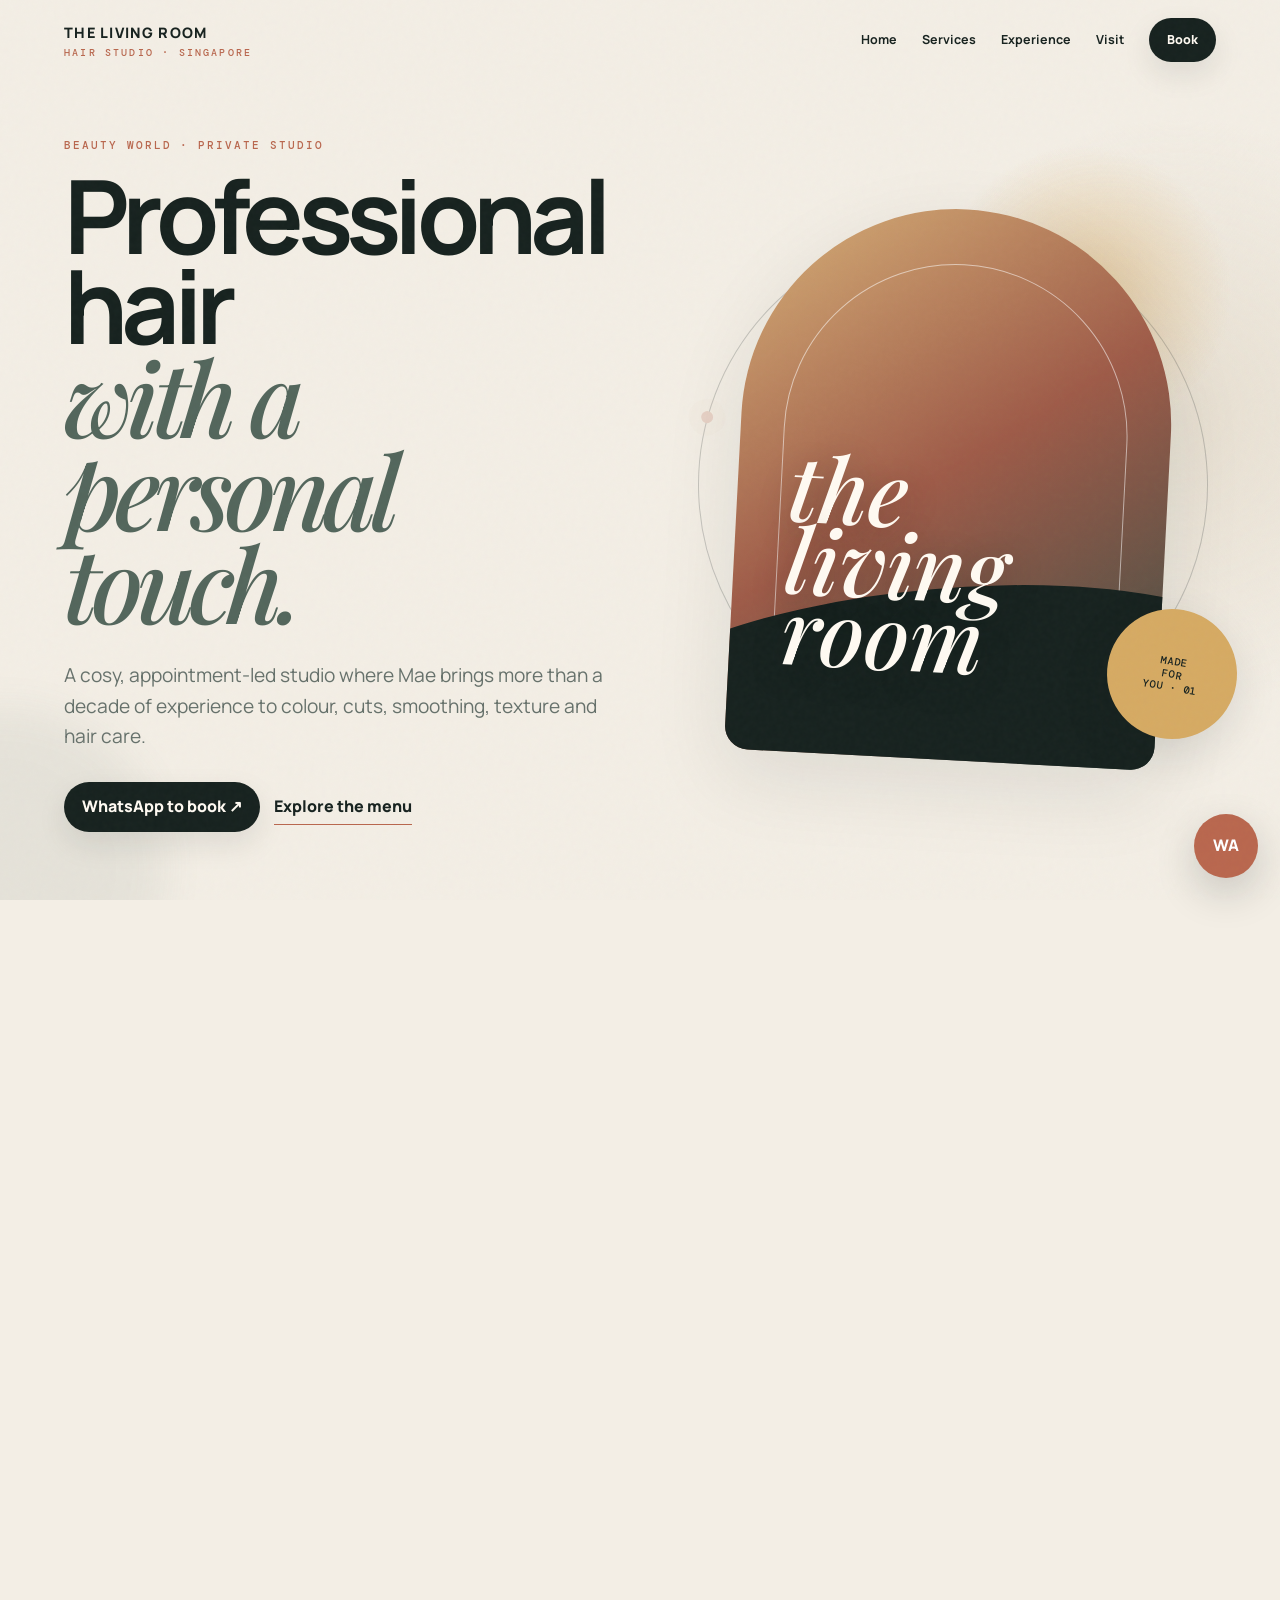
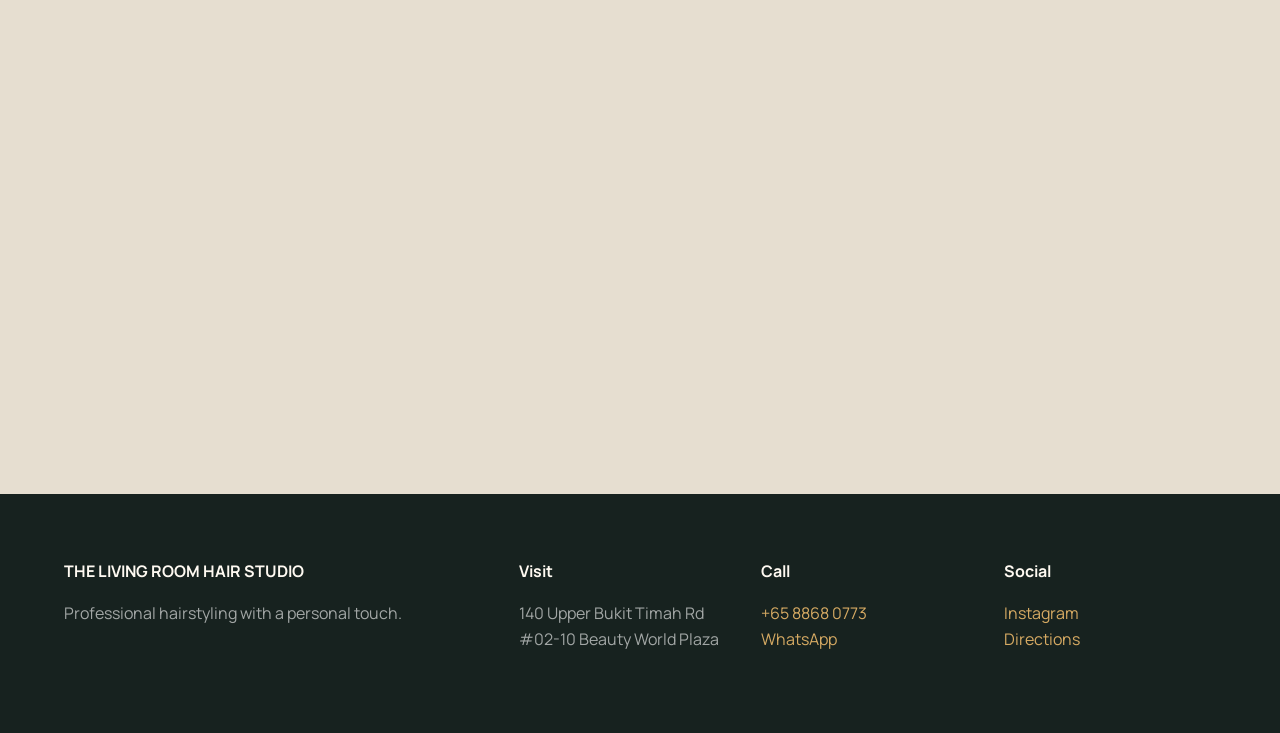
<file: index.html>
<!doctype html><html lang="en"><head><meta charset="utf-8"><meta name="viewport" content="width=device-width,initial-scale=1"><meta name="description" content="The Living Room Hair Studio — professional hairstyling with a personal touch in Beauty World, Singapore."><title>The Living Room Hair Studio — Beauty World</title><link rel="stylesheet" href="site.css"></head><body><header><a class="logo" href="index.html">THE LIVING ROOM<span>HAIR STUDIO · SINGAPORE</span></a><nav><a href="index.html">Home</a><a href="services.html">Services</a><a href="experience.html">Experience</a><a href="contact.html">Visit</a><a class="nav-cta" href="https://wa.me/6588680773?text=Hi%20Mae%2C%20I%27d%20like%20to%20book%20The%20Living%20Room%20Hair%20Studio.">Book</a></nav></header><div id="loader"><div class="loader-mark"><strong>The Living Room</strong><span>HAIR STUDIO · BEAUTY WORLD</span></div></div><main><section class="hero"><div class="reveal"><p class="eyebrow">BEAUTY WORLD · PRIVATE STUDIO</p><h1>Professional hair<br><em>with a personal touch.</em></h1><p class="lead">A cosy, appointment-led studio where Mae brings more than a decade of experience to colour, cuts, smoothing, texture and hair care.</p><div class="actions"><a class="btn magnetic" href="https://wa.me/6588680773?text=Hi%20Mae%2C%20I%27d%20like%20to%20book%20an%20appointment.">WhatsApp to book ↗</a><a class="text-link" href="services.html">Explore the menu</a></div></div><div class="hero-art reveal"><div class="orbit"></div><div class="portrait-card"><div class="art-word">the<br>living<br>room</div></div><div class="stamp">MADE<br>FOR<br>YOU · 01</div></div></section><section class="section" id="services"><div class="section-head reveal"><p class="eyebrow">THE HAIR MENU</p><h2>Colour. Cut. <em>Care.</em></h2><p class="lead">A focused menu built around personalised results rather than a one-size-fits-all appointment.</p></div><div class="service-grid"><article class="service-card tilt reveal"><span class="num">01 / COLOUR</span><h3>Balayage & Highlights</h3><p>Dimensional colour, highlights, full-head colour and grey coverage with attention to hair condition.</p><span class="arrow">↗</span></article><article class="service-card tilt reveal"><span class="num">02 / DESIGN</span><h3>Cut & Style</h3><p>Tailored cuts, blow-dry and styling shaped around texture, face shape and everyday life.</p><span class="arrow">↗</span></article><article class="service-card tilt reveal"><span class="num">03 / SMOOTH</span><h3>Keratin</h3><p>Smoothing-focused treatments for reduced frizz and easier day-to-day manageability.</p><span class="arrow">↗</span></article><article class="service-card tilt reveal"><span class="num">04 / TEXTURE</span><h3>Perm & Straightening</h3><p>Texture and permanent straightening services selected after a suitability check.</p><span class="arrow">↗</span></article></div></section><section class="section alt"><div class="manifesto"><div class="manifesto-copy reveal"><p class="eyebrow">THE DIFFERENCE</p><h2>Less rush.<br><em>More attention.</em></h2><p>The Living Room is built around the feeling of being listened to. Consultation, technique and aftercare are part of the experience—not extras.</p><a class="btn magnetic" href="experience.html">See the experience →</a></div><div class="rings reveal"><span>Mae<br>+ hair</span></div></div></section><section class="section"><div class="section-head reveal"><p class="eyebrow">FROM HELLO TO FINISH</p><h2>A better <em>appointment.</em></h2></div><div class="steps"><article class="step reveal"><b>01 · TALK</b><h3>Tell us what you want</h3><p>Send your reference, hair history and the result you have in mind.</p></article><article class="step reveal"><b>02 · ASSESS</b><h3>Check the canvas</h3><p>Hair condition, texture and previous chemical work guide the plan.</p></article><article class="step reveal"><b>03 · CREATE</b><h3>Build the result</h3><p>Technique is adjusted around your hair—not forced into a preset formula.</p></article><article class="step reveal"><b>04 · LEAVE</b><h3>Know the next step</h3><p>Leave with a wearable finish and practical maintenance guidance.</p></article></div></section><section class="section visit-band"><div class="address-art reveal"><p class="eyebrow" style="color:#d6aa63">FIND THE ROOM</p><h2>Beauty World<br>Plaza.</h2><div class="pin"></div></div><div class="reveal"><p class="eyebrow">VISIT</p><h2>Right by <em>Beauty World.</em></h2><p class="lead">140 Upper Bukit Timah Road, #02-10 Beauty World Plaza, Singapore 588176.</p><a class="btn magnetic" href="contact.html">Plan your visit →</a></div></section></main><footer><div><strong>THE LIVING ROOM HAIR STUDIO</strong><p>Professional hairstyling with a personal touch.</p></div><div><b>Visit</b><p>140 Upper Bukit Timah Rd<br>#02-10 Beauty World Plaza</p></div><div><b>Call</b><p><a href="tel:+6588680773">+65 8868 0773</a><br><a href="https://wa.me/6588680773">WhatsApp</a></p></div><div><b>Social</b><p><a href="https://www.instagram.com/livingroomhairstudio">Instagram</a><br><a href="contact.html">Directions</a></p></div></footer><a class="float" href="https://wa.me/6588680773">WA</a><script src="site.js"></script></body></html>
</file>
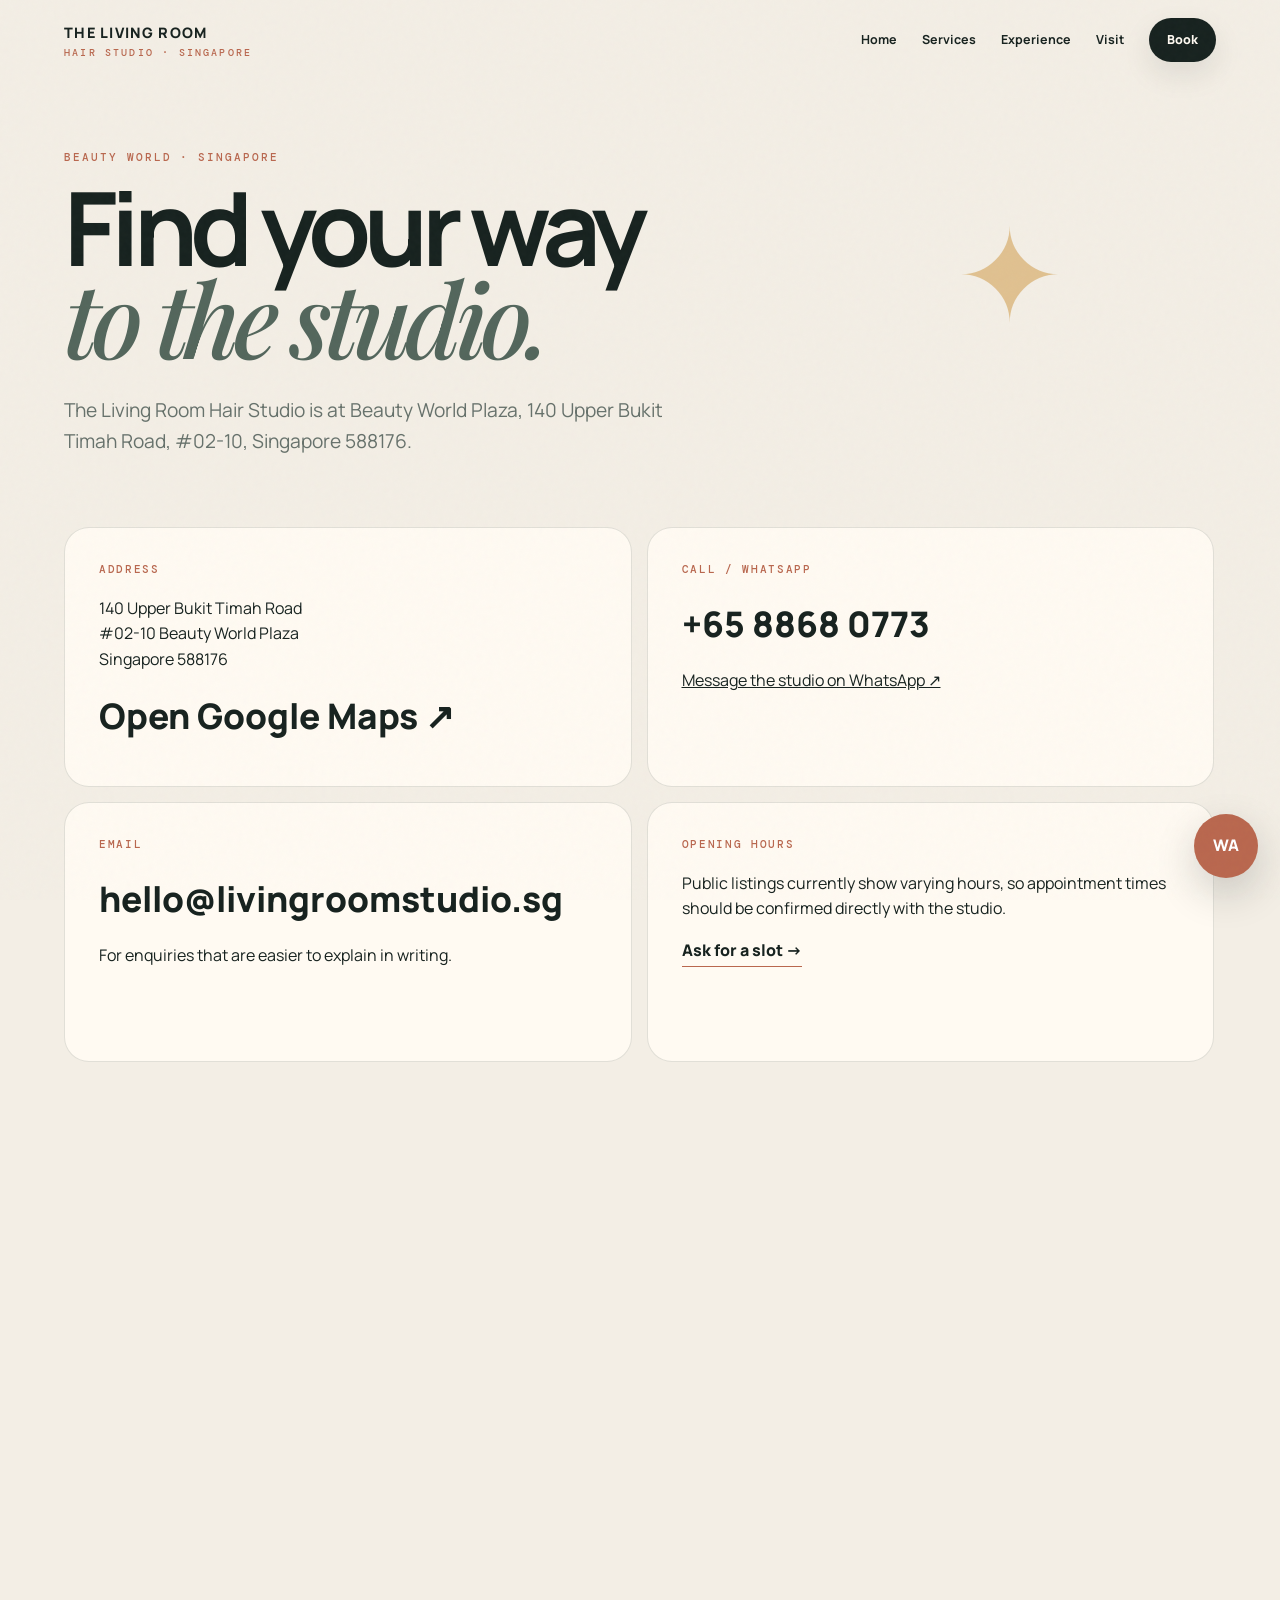
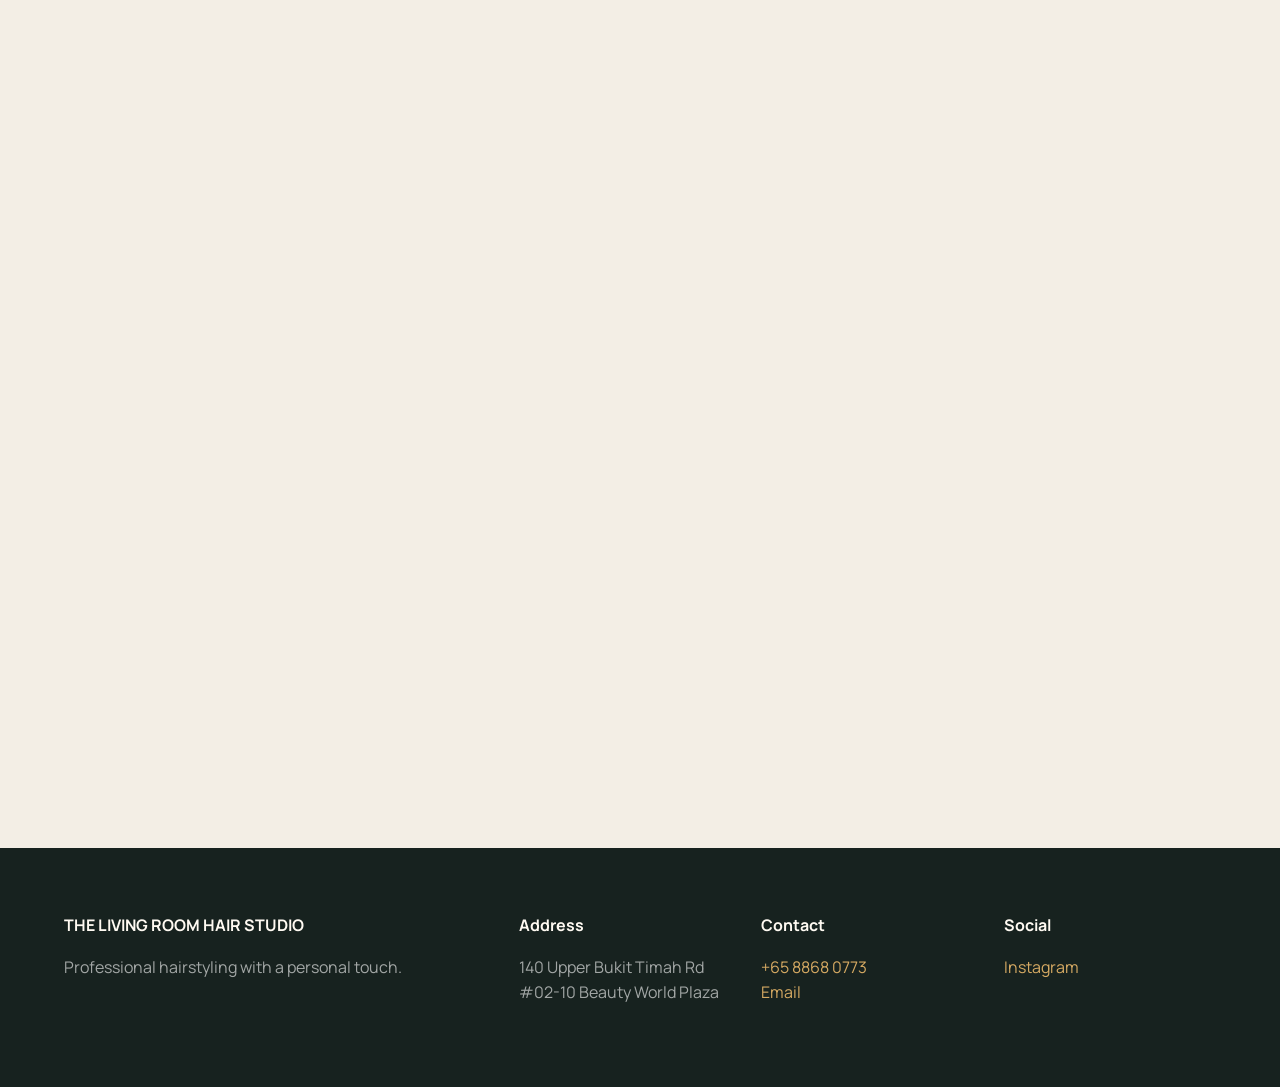
<file: contact.html>
<!doctype html><html lang="en"><head><meta charset="utf-8"><meta name="viewport" content="width=device-width,initial-scale=1"><meta name="description" content="Visit The Living Room Hair Studio at Beauty World Plaza, Singapore."><title>Visit — The Living Room Hair Studio</title><link rel="stylesheet" href="site.css"></head><body><header><a class="logo" href="index.html">THE LIVING ROOM<span>HAIR STUDIO · SINGAPORE</span></a><nav><a href="index.html">Home</a><a href="services.html">Services</a><a href="experience.html">Experience</a><a href="contact.html">Visit</a><a class="nav-cta" href="https://wa.me/6588680773?text=Hi%20Mae%2C%20I%27d%20like%20to%20book%20The%20Living%20Room%20Hair%20Studio.">Book</a></nav></header><main class="page"><div class="page-hero reveal"><p class="eyebrow">BEAUTY WORLD · SINGAPORE</p><h1>Find your way<br><em>to the studio.</em></h1><p class="lead">The Living Room Hair Studio is at Beauty World Plaza, 140 Upper Bukit Timah Road, #02-10, Singapore 588176.</p></div><div class="contact-grid"><article class="contact-card reveal"><h2>Address</h2><p>140 Upper Bukit Timah Road<br>#02-10 Beauty World Plaza<br>Singapore 588176</p><a class="big-link" href="https://www.google.com/maps/search/?api=1&query=The+Living+Room+Hair+Studio+140+Upper+Bukit+Timah+Road+Singapore+588176">Open Google Maps ↗</a></article><article class="contact-card reveal"><h2>Call / WhatsApp</h2><a class="big-link" href="tel:+6588680773">+65 8868 0773</a><p><a href="https://wa.me/6588680773">Message the studio on WhatsApp ↗</a></p></article><article class="contact-card reveal"><h2>Email</h2><a class="big-link" href="mailto:hello@livingroomstudio.sg">hello@livingroomstudio.sg</a><p>For enquiries that are easier to explain in writing.</p></article><article class="contact-card reveal"><h2>Opening hours</h2><p>Public listings currently show varying hours, so appointment times should be confirmed directly with the studio.</p><a class="text-link" href="https://wa.me/6588680773?text=Hi%20Mae%2C%20what%20appointment%20slots%20are%20available%3F">Ask for a slot →</a></article></div><section class="map-block reveal"><p class="eyebrow">LOCATION</p><h2>Beauty World Plaza</h2><iframe title="The Living Room Hair Studio location map" src="https://www.google.com/maps?q=The%20Living%20Room%20Hair%20Studio%20140%20Upper%20Bukit%20Timah%20Road%20Singapore%20588176&output=embed" loading="lazy" allowfullscreen></iframe><a class="btn magnetic" href="https://www.google.com/maps/search/?api=1&query=The+Living+Room+Hair+Studio+140+Upper+Bukit+Timah+Road+Singapore+588176">Get directions ↗</a></section><section class="section" style="padding-left:0;padding-right:0"><div class="section-head reveal"><p class="eyebrow">YOUR MESSAGE</p><h2>Make the first <em>message easy.</em></h2><p class="lead">Tell Mae the service you are considering, your current hair situation, any previous chemical work and your preferred day. Add reference photos where useful.</p><a class="btn magnetic" href="https://wa.me/6588680773?text=Hi%20Mae%2C%20I%27d%20like%20to%20book.%0AService%3A%20%0ACurrent%20hair%3A%20%0APrevious%20chemical%20work%3A%20%0APreferred%20day%2Ftime%3A%20">Start WhatsApp enquiry ↗</a></div></section></main><footer><div><strong>THE LIVING ROOM HAIR STUDIO</strong><p>Professional hairstyling with a personal touch.</p></div><div><b>Address</b><p>140 Upper Bukit Timah Rd<br>#02-10 Beauty World Plaza</p></div><div><b>Contact</b><p><a href="tel:+6588680773">+65 8868 0773</a><br><a href="mailto:hello@livingroomstudio.sg">Email</a></p></div><div><b>Social</b><p><a href="https://www.instagram.com/livingroomhairstudio">Instagram</a></p></div></footer><a class="float" href="https://wa.me/6588680773">WA</a><script src="site.js"></script></body></html>
</file>
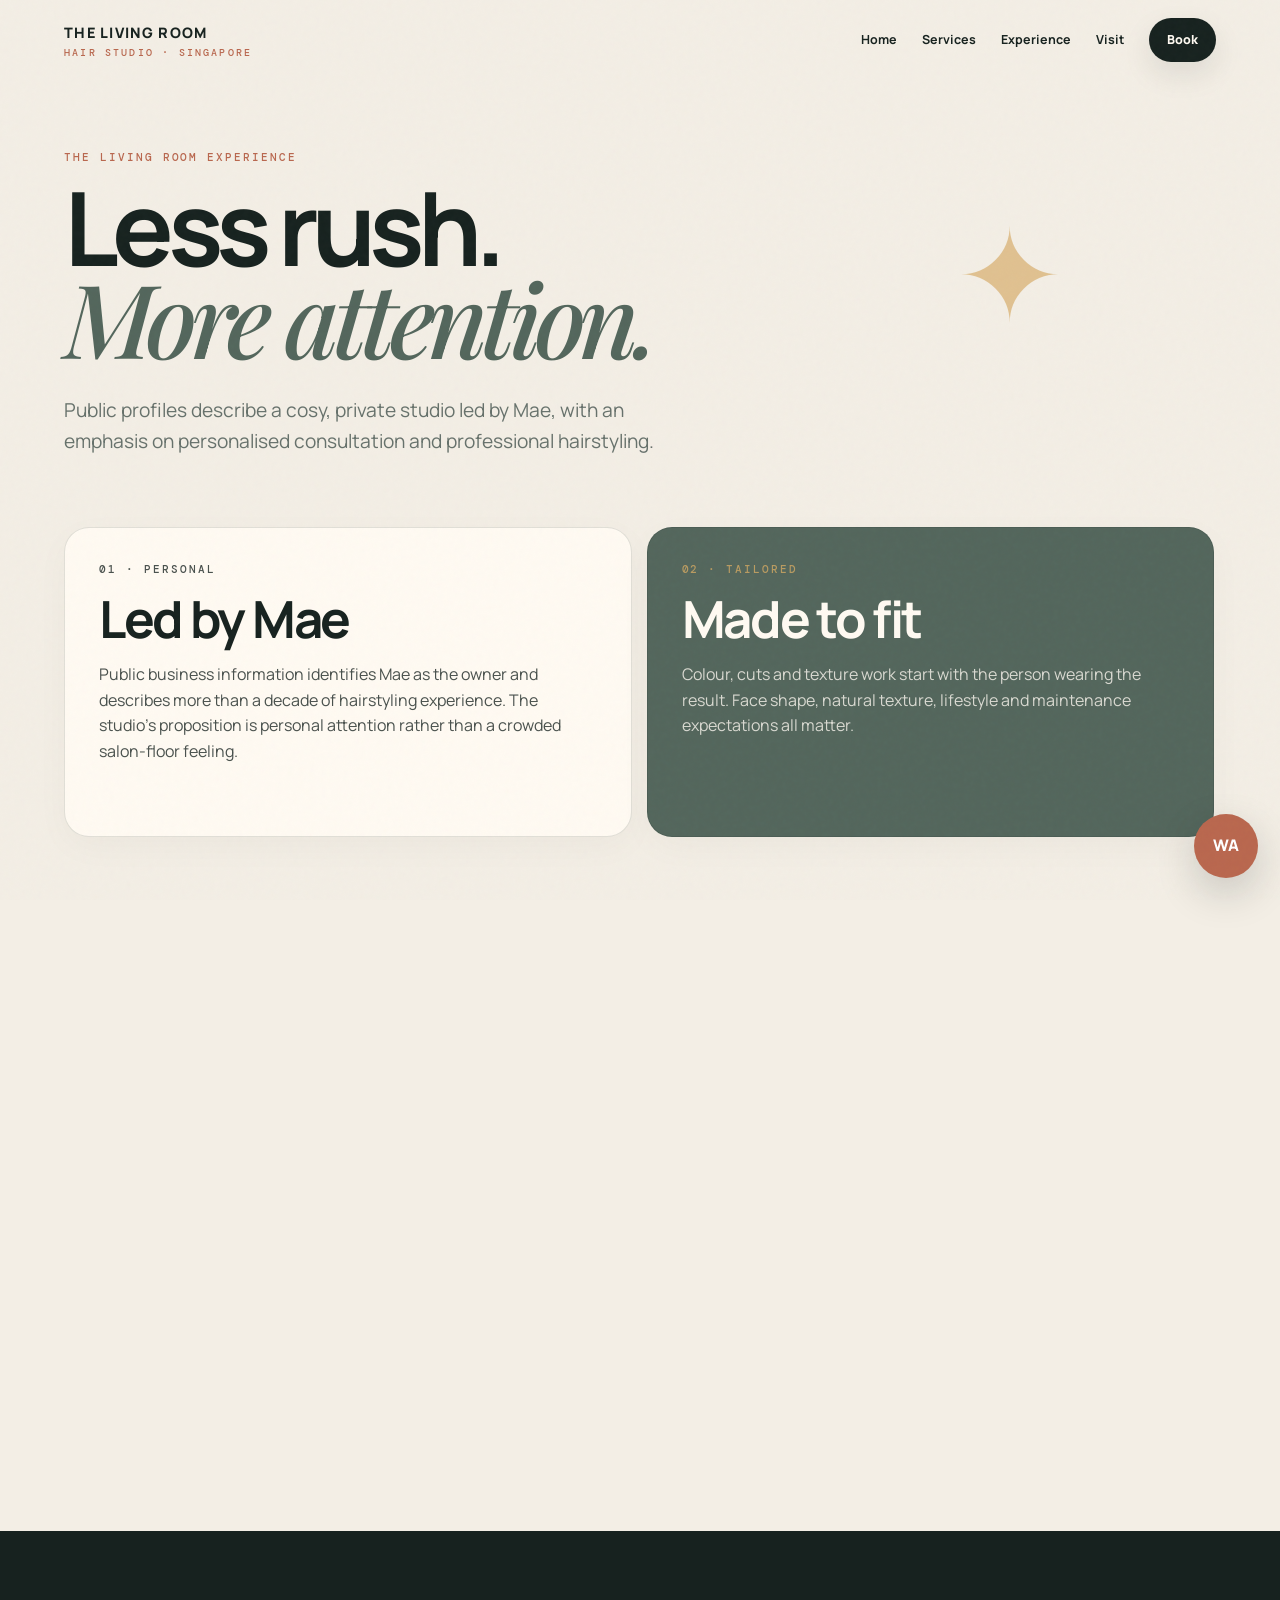
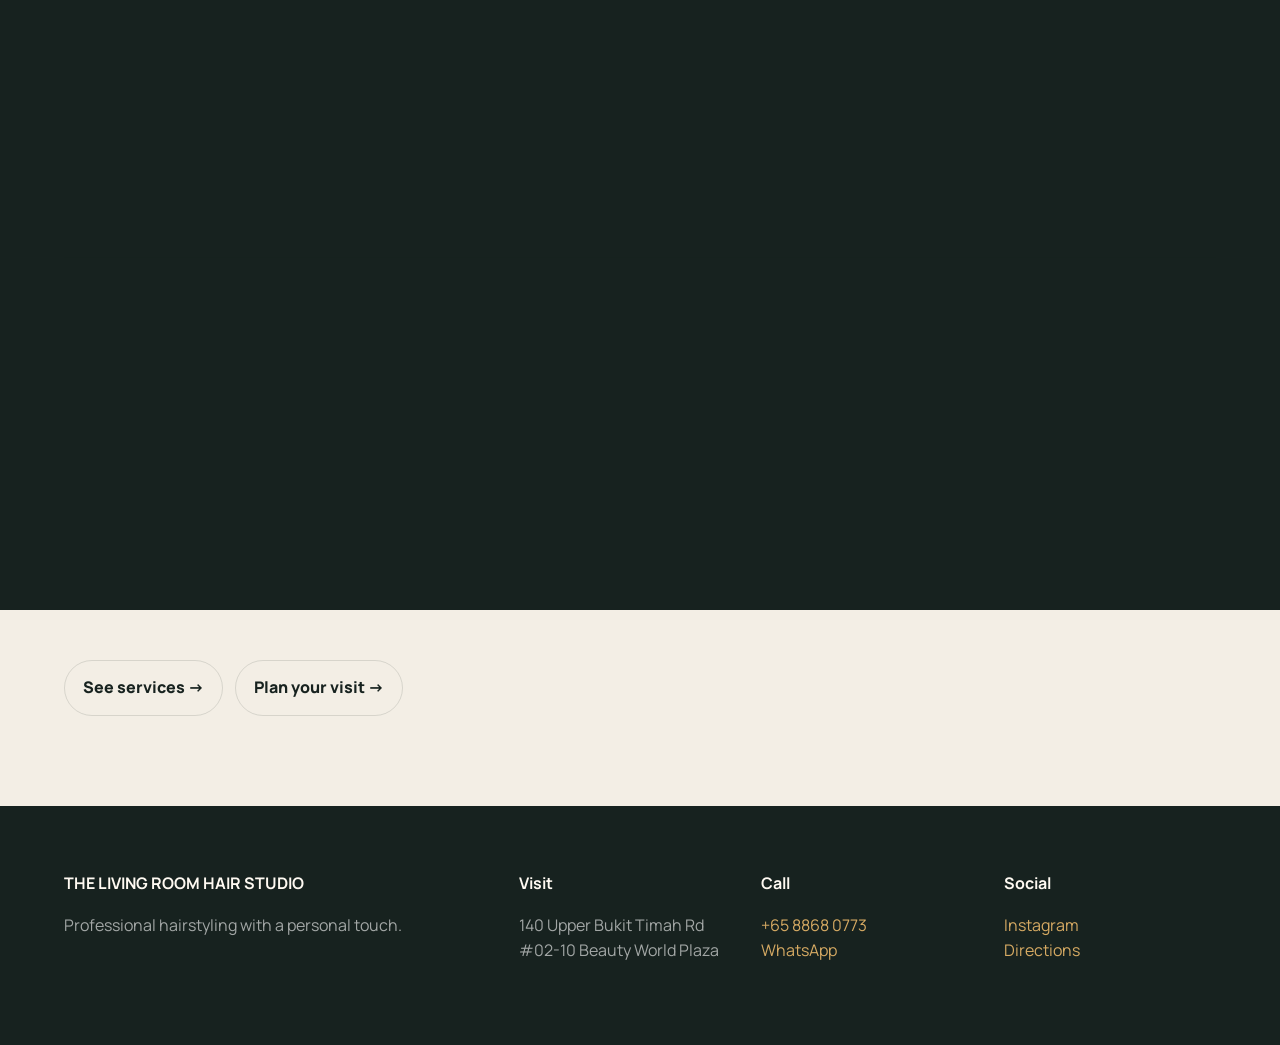
<file: experience.html>
<!doctype html><html lang="en"><head><meta charset="utf-8"><meta name="viewport" content="width=device-width,initial-scale=1"><meta name="description" content="The Living Room Hair Studio experience in Beauty World, Singapore."><title>Experience — The Living Room Hair Studio</title><link rel="stylesheet" href="site.css"></head><body><header><a class="logo" href="index.html">THE LIVING ROOM<span>HAIR STUDIO · SINGAPORE</span></a><nav><a href="index.html">Home</a><a href="services.html">Services</a><a href="experience.html">Experience</a><a href="contact.html">Visit</a><a class="nav-cta" href="https://wa.me/6588680773?text=Hi%20Mae%2C%20I%27d%20like%20to%20book%20a%20consultation.">Book</a></nav></header><main class="page"><div class="page-hero reveal"><p class="eyebrow">THE LIVING ROOM EXPERIENCE</p><h1>Less rush.<br><em>More attention.</em></h1><p class="lead">Public profiles describe a cosy, private studio led by Mae, with an emphasis on personalised consultation and professional hairstyling.</p></div><div class="story"><article class="story-card reveal"><p class="eyebrow">01 · PERSONAL</p><h2>Led by Mae</h2><p>Public business information identifies Mae as the owner and describes more than a decade of hairstyling experience. The studio's proposition is personal attention rather than a crowded salon-floor feeling.</p></article><article class="story-card reveal"><p class="eyebrow" style="color:#d6aa63">02 · TAILORED</p><h2>Made to fit</h2><p>Colour, cuts and texture work start with the person wearing the result. Face shape, natural texture, lifestyle and maintenance expectations all matter.</p></article><article class="story-card reveal"><p class="eyebrow" style="color:#d6aa63">03 · CARE</p><h2>Condition first</h2><p>Previous bleach, colour and chemical work can change what is sensible. A consultation gives the studio a chance to assess the canvas before committing to a technique.</p></article><article class="story-card reveal"><p class="eyebrow">04 · ATMOSPHERE</p><h2>A quieter room</h2><p>The studio is publicly described as a cosy loft-style space around Beauty World, close to Beauty World MRT. It is designed to feel more private and considered.</p></article></div><div class="quote reveal">“Professional hairstyling with a personal touch.”</div><section class="section alt" style="margin:0 -5vw"><div class="section-head reveal"><p class="eyebrow" style="color:#d6aa63">THE FLOW</p><h2>One conversation.<br><em>One clear plan.</em></h2></div><div class="steps"><article class="step reveal"><b style="color:#d6aa63">01 · MESSAGE</b><h3>Start with your goal</h3><p>Send a reference and explain what you want to change.</p></article><article class="step reveal"><b style="color:#d6aa63">02 · CONSULT</b><h3>Read the hair</h3><p>Discuss texture, condition and previous services.</p></article><article class="step reveal"><b style="color:#d6aa63">03 · CREATE</b><h3>Choose the technique</h3><p>Build the result around what your hair can support.</p></article><article class="step reveal"><b style="color:#d6aa63">04 · MAINTAIN</b><h3>Keep it wearable</h3><p>Leave with a practical understanding of the finish.</p></article></div></section><div class="page-nav"><a href="services.html">See services →</a><a href="contact.html">Plan your visit →</a></div></main><footer><div><strong>THE LIVING ROOM HAIR STUDIO</strong><p>Professional hairstyling with a personal touch.</p></div><div><b>Visit</b><p>140 Upper Bukit Timah Rd<br>#02-10 Beauty World Plaza</p></div><div><b>Call</b><p><a href="tel:+6588680773">+65 8868 0773</a><br><a href="https://wa.me/6588680773">WhatsApp</a></p></div><div><b>Social</b><p><a href="https://www.instagram.com/livingroomhairstudio">Instagram</a><br><a href="contact.html">Directions</a></p></div></footer><a class="float" href="https://wa.me/6588680773">WA</a><script src="site.js"></script></body></html>
</file>
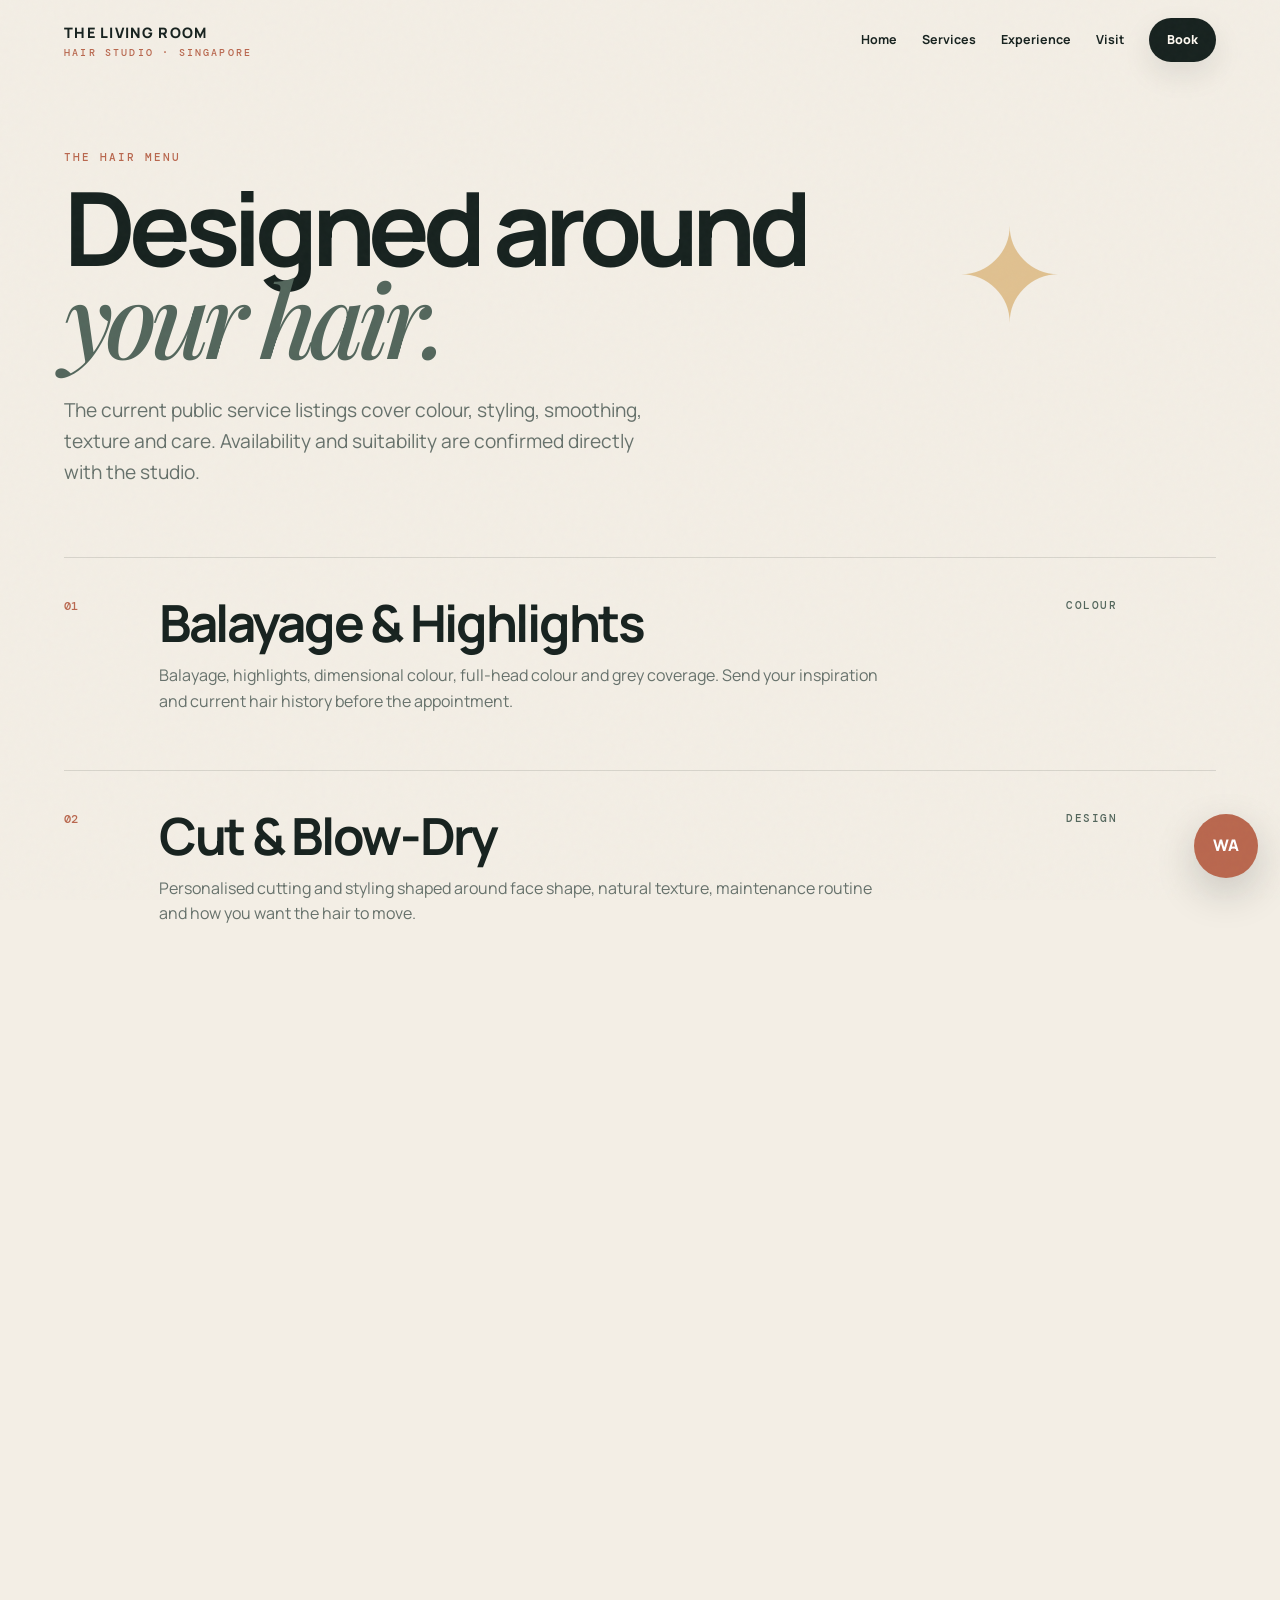
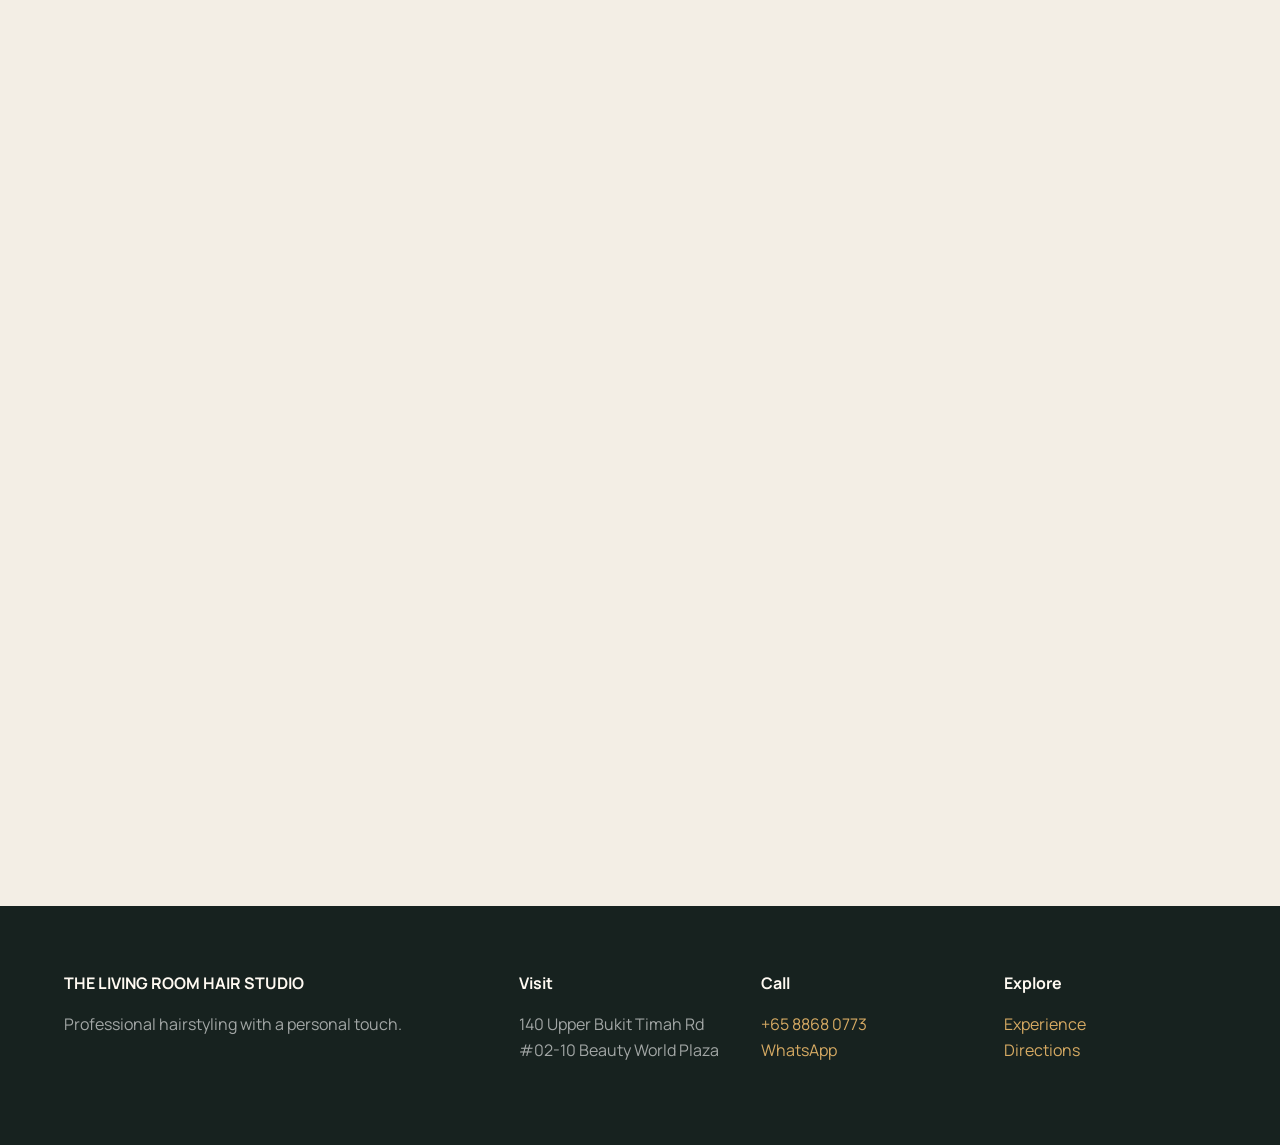
<file: services.html>
<!doctype html><html lang="en"><head><meta charset="utf-8"><meta name="viewport" content="width=device-width,initial-scale=1"><meta name="description" content="Services at The Living Room Hair Studio, Beauty World Singapore."><title>Services — The Living Room Hair Studio</title><link rel="stylesheet" href="site.css"></head><body><header><a class="logo" href="index.html">THE LIVING ROOM<span>HAIR STUDIO · SINGAPORE</span></a><nav><a href="index.html">Home</a><a href="services.html">Services</a><a href="experience.html">Experience</a><a href="contact.html">Visit</a><a class="nav-cta" href="https://wa.me/6588680773?text=Hi%20Mae%2C%20I%27d%20like%20to%20ask%20about%20your%20services.">Book</a></nav></header><main class="page"><div class="page-hero reveal"><p class="eyebrow">THE HAIR MENU</p><h1>Designed around<br><em>your hair.</em></h1><p class="lead">The current public service listings cover colour, styling, smoothing, texture and care. Availability and suitability are confirmed directly with the studio.</p></div><div class="service-list"><article class="service-row reveal"><span>01</span><div><h2>Balayage & Highlights</h2><p>Balayage, highlights, dimensional colour, full-head colour and grey coverage. Send your inspiration and current hair history before the appointment.</p></div><strong>COLOUR</strong></article><article class="service-row reveal"><span>02</span><div><h2>Cut & Blow-Dry</h2><p>Personalised cutting and styling shaped around face shape, natural texture, maintenance routine and how you want the hair to move.</p></div><strong>DESIGN</strong></article><article class="service-row reveal"><span>03</span><div><h2>Keratin Smoothing</h2><p>Smoothing treatment options for clients looking for a calmer, more manageable finish and reduced frizz.</p></div><strong>SMOOTH</strong></article><article class="service-row reveal"><span>04</span><div><h2>Permanent Straightening</h2><p>Permanent hair straightening is publicly listed. Hair condition and previous chemical services should be discussed before booking.</p></div><strong>STRAIGHT</strong></article><article class="service-row reveal"><span>05</span><div><h2>Perm & Texture</h2><p>Perm services for clients wanting movement or a new texture direction. The right technique depends on your current hair and desired finish.</p></div><strong>TEXTURE</strong></article><article class="service-row reveal"><span>06</span><div><h2>Extended Styling</h2><p>Public service directories also list braiding, extensions, weaves, locs and wig installation. Ask the studio to confirm current availability.</p></div><strong>STYLE</strong></article></div><section class="section" style="padding-left:0;padding-right:0"><div class="section-head reveal"><p class="eyebrow">BEFORE YOU BOOK</p><h2>Bring the <em>context.</em></h2><p class="lead">A reference photo is useful, but your current hair matters just as much. Include previous colour, bleach, rebonding, perm or smoothing history when messaging.</p><a class="btn magnetic" href="https://wa.me/6588680773?text=Hi%20Mae%2C%20I%27d%20like%20a%20consultation.%20My%20current%20hair%20is%3A%20%5Bdetails%5D.%20My%20desired%20result%20is%3A%20%5Bdetails%5D.">Send my hair details ↗</a></div></section></main><footer><div><strong>THE LIVING ROOM HAIR STUDIO</strong><p>Professional hairstyling with a personal touch.</p></div><div><b>Visit</b><p>140 Upper Bukit Timah Rd<br>#02-10 Beauty World Plaza</p></div><div><b>Call</b><p><a href="tel:+6588680773">+65 8868 0773</a><br><a href="https://wa.me/6588680773">WhatsApp</a></p></div><div><b>Explore</b><p><a href="experience.html">Experience</a><br><a href="contact.html">Directions</a></p></div></footer><a class="float" href="https://wa.me/6588680773">WA</a><script src="site.js"></script></body></html>
</file>
<file: site.css>
@import url('https://fonts.googleapis.com/css2?family=DM+Mono:wght@400;500&family=Manrope:wght@400;500;600;700;800&family=Playfair+Display:ital,wght@0,500;1,500;1,600&display=swap');
:root{--ink:#17221f;--paper:#f3eee5;--paper2:#e6ded0;--moss:#53665c;--clay:#b9674e;--sun:#d6aa63;--white:#fffaf2;--muted:#66716b;--line:#17221f20;--shadow:0 25px 80px #17221f18}*{box-sizing:border-box}html{scroll-behavior:smooth}body{margin:0;background:var(--paper);color:var(--ink);font-family:Manrope,Arial,sans-serif;line-height:1.6}body:before{content:'';position:fixed;inset:0;pointer-events:none;z-index:80;opacity:.16;background-image:url("data:image/svg+xml,%3Csvg viewBox='0 0 180 180' xmlns='http://www.w3.org/2000/svg'%3E%3Cfilter id='n'%3E%3CfeTurbulence type='fractalNoise' baseFrequency='.9' numOctaves='3' stitchTiles='stitch'/%3E%3C/filter%3E%3Crect width='100%25' height='100%25' filter='url(%23n)' opacity='.16'/%3E%3C/svg%3E")}a{color:inherit}header{position:fixed;top:0;left:0;right:0;z-index:70;display:flex;align-items:center;justify-content:space-between;padding:18px 5vw;border-bottom:1px solid transparent;transition:.4s}header.scrolled{background:#f3eee5e8;backdrop-filter:blur(18px);border-color:var(--line);box-shadow:0 8px 30px #17221f0b}.logo{font-weight:800;letter-spacing:.09em;text-decoration:none;font-size:.9rem}.logo span{display:block;font:500 .62rem 'DM Mono',monospace;letter-spacing:.22em;color:var(--clay);margin-top:1px}nav{display:flex;align-items:center;gap:25px}nav a{text-decoration:none;font-size:.78rem;font-weight:700;position:relative}nav a:not(.nav-cta):after{content:'';position:absolute;left:0;right:100%;bottom:-6px;height:2px;background:var(--clay);transition:.3s}nav a:hover:after{right:0}.nav-cta,.btn{display:inline-flex;align-items:center;justify-content:center;padding:12px 18px;border-radius:100px;background:var(--ink);color:var(--white);text-decoration:none;font-weight:800;box-shadow:0 12px 30px #17221f18;transition:.35s}.nav-cta:hover,.btn:hover{transform:translateY(-3px);box-shadow:0 18px 40px #17221f28}.hero{min-height:100svh;padding:135px 5vw 65px;display:grid;grid-template-columns:minmax(0,1.02fr) minmax(320px,.98fr);gap:6vw;align-items:center;position:relative;overflow:hidden}.hero:before{content:'';position:absolute;width:48vw;height:48vw;border-radius:50%;right:-16vw;top:12vh;background:radial-gradient(circle at 35% 30%,#d6aa6380,transparent 25%),radial-gradient(circle,var(--paper2),transparent 68%);animation:drift 12s ease-in-out infinite;z-index:-1}.hero:after{content:'';position:absolute;width:25vw;height:25vw;border-radius:50%;left:-12vw;bottom:-10vw;background:var(--moss);opacity:.08;filter:blur(20px);z-index:-1}.eyebrow{font:500 .68rem 'DM Mono',monospace;letter-spacing:.18em;text-transform:uppercase;color:var(--clay);margin:0 0 18px}.hero h1,.page-hero h1{font-size:clamp(3.5rem,8vw,8.7rem);line-height:.88;letter-spacing:-.065em;margin:0;max-width:900px}.hero h1 em,.page-hero h1 em{font-family:'Playfair Display',serif;font-weight:500;color:var(--moss)}.lead{font-size:clamp(1rem,1.5vw,1.2rem);max-width:610px;color:var(--muted);margin:30px 0}.actions{display:flex;gap:14px;flex-wrap:wrap;align-items:center}.text-link{font-weight:800;text-decoration:none;border-bottom:1px solid var(--clay);padding:5px 0}.hero-art{position:relative;min-height:590px;display:grid;place-items:center}.portrait-card{width:min(430px,80vw);aspect-ratio:.78;border-radius:220px 220px 24px 24px;background:linear-gradient(145deg,#d8b178,#9e5b48 48%,#394d45);box-shadow:var(--shadow);position:relative;overflow:hidden;transform:rotate(3deg)}.portrait-card:before{content:'';position:absolute;inset:10%;border:1px solid #fff8;border-radius:190px 190px 15px 15px}.portrait-card:after{content:'';position:absolute;width:160%;height:40%;left:-30%;bottom:-9%;background:#17221f;transform:rotate(-8deg);border-radius:50%}.art-word{position:absolute;z-index:2;bottom:16%;left:12%;font:italic 500 clamp(3rem,7vw,6rem)/.8 'Playfair Display',serif;color:var(--white);text-shadow:0 8px 35px #17221f55}.orbit{position:absolute;width:510px;height:510px;border:1px solid var(--ink);border-radius:50%;opacity:.2;transform:rotate(-24deg);animation:spin 28s linear infinite}.orbit:after{content:'';position:absolute;width:12px;height:12px;border-radius:50%;background:var(--clay);left:10%;top:17%;box-shadow:0 0 0 12px #b9674e18}.stamp{position:absolute;right:-4%;bottom:7%;width:130px;height:130px;border-radius:50%;background:var(--sun);display:grid;place-items:center;text-align:center;font:500 .65rem 'DM Mono',monospace;letter-spacing:.08em;transform:rotate(10deg);box-shadow:0 15px 45px #17221f20}.section{padding:115px 5vw;position:relative}.section.alt{background:var(--ink);color:var(--white)}.section-head{max-width:850px;margin-bottom:55px}.section h2,.page h2{font-size:clamp(2.4rem,5vw,5rem);line-height:.95;letter-spacing:-.045em;margin:0 0 20px}.section h2 em,.page h2 em{font-family:'Playfair Display',serif;font-weight:500;color:var(--clay)}.alt h2 em{color:var(--sun)}.service-grid{display:grid;grid-template-columns:repeat(4,1fr);gap:14px}.service-card{min-height:370px;padding:28px;position:relative;overflow:hidden;border:1px solid var(--line);background:#fff8;border-radius:22px;transition:.5s;box-shadow:0 10px 35px #17221f08}.service-card:nth-child(2){transform:translateY(34px)}.service-card:nth-child(3){background:var(--moss);color:var(--white)}.service-card:nth-child(4){background:var(--clay);color:var(--white)}.service-card:hover{transform:translateY(-9px) rotate(-1deg);box-shadow:var(--shadow)}.service-card:nth-child(2):hover{transform:translateY(25px) rotate(1deg)}.num{font:500 .7rem 'DM Mono',monospace;color:var(--clay)}.service-card:nth-child(n+3) .num{color:var(--sun)}.service-card h3{font-size:1.6rem;line-height:1;margin-top:95px}.service-card p{color:inherit;opacity:.75}.arrow{position:absolute;right:24px;bottom:23px;font-size:1.4rem}.manifesto{display:grid;grid-template-columns:1fr 1.2fr;gap:8vw;align-items:center}.manifesto-copy p{font-size:clamp(1.4rem,2.5vw,2.3rem);line-height:1.2}.rings{aspect-ratio:1;max-width:500px;margin:auto;position:relative;display:grid;place-items:center}.rings:before,.rings:after{content:'';position:absolute;border:1px solid #f3eee555;border-radius:50%}.rings:before{inset:8%;animation:spin 24s linear infinite}.rings:after{inset:25%;border-color:#d6aa6388;animation:spin 17s linear infinite reverse}.rings span{width:35%;aspect-ratio:1;border-radius:50%;background:var(--clay);box-shadow:0 0 0 28px #b9674e18,0 0 80px #d6aa6330;display:grid;place-items:center;color:var(--white);font:italic 2rem 'Playfair Display',serif}.steps{display:grid;grid-template-columns:repeat(4,1fr);gap:0;border-top:1px solid var(--line)}.step{padding:32px 24px 32px 0;border-right:1px solid var(--line);margin-right:24px}.step:last-child{border:0}.step b{font:500 .7rem 'DM Mono',monospace;color:var(--clay)}.step h3{font-size:1.4rem}.step p{color:var(--muted)}.visit-band{background:var(--paper2);display:grid;grid-template-columns:1.1fr .9fr;gap:5vw;align-items:center}.address-art{min-height:360px;background:var(--moss);color:var(--white);border-radius:40px;position:relative;overflow:hidden;padding:35px;box-shadow:var(--shadow)}.address-art:before{content:'BW';position:absolute;right:-15px;top:-80px;font-size:16rem;font-weight:800;line-height:1;color:#fff1}.address-art .pin{position:absolute;left:50%;top:50%;width:90px;height:90px;border:1px solid #fff9;border-radius:50%;transform:translate(-50%,-50%);display:grid;place-items:center}.address-art .pin:after{content:'';width:18px;height:18px;background:var(--sun);border-radius:50%;box-shadow:0 0 0 15px #d6aa6330}.details{display:grid;grid-template-columns:repeat(2,1fr);gap:14px}.detail{padding:24px;background:#fff9;border:1px solid var(--line);border-radius:18px}.detail b{font:500 .68rem 'DM Mono',monospace;color:var(--clay);text-transform:uppercase;letter-spacing:.12em}.detail p{margin:10px 0 0;color:var(--muted)}footer{padding:65px 5vw;background:var(--ink);color:var(--white);display:grid;grid-template-columns:2fr repeat(3,1fr);gap:30px}footer p{color:#fff9}footer a{color:var(--sun);text-decoration:none}.page{padding:150px 5vw 90px;min-height:100vh}.page-hero{max-width:1050px;margin-bottom:70px;position:relative}.page-hero:after{content:'✦';position:absolute;right:4vw;top:20px;font-size:8rem;color:var(--sun);opacity:.65;animation:float 5s ease-in-out infinite}.service-list{max-width:1200px}.service-row{display:grid;grid-template-columns:70px 1fr 150px;gap:25px;padding:40px 0;border-top:1px solid var(--line);position:relative}.service-row:before{content:'';position:absolute;inset:0 -5vw;background:var(--paper2);transform:scaleX(0);transform-origin:left;transition:.5s;z-index:-1}.service-row:hover:before{transform:scaleX(1)}.service-row span{font:500 .75rem 'DM Mono',monospace;color:var(--clay)}.service-row h2{font-size:clamp(2rem,4vw,4.2rem);margin:0}.service-row p{max-width:720px;color:var(--muted)}.service-row strong{font:500 .68rem 'DM Mono',monospace;color:var(--moss);letter-spacing:.14em}.story{display:grid;grid-template-columns:repeat(2,1fr);gap:15px;max-width:1150px}.story-card{min-height:310px;padding:34px;border-radius:25px;background:var(--white);border:1px solid var(--line);box-shadow:0 10px 35px #17221f08;position:relative;overflow:hidden}.story-card:nth-child(2){background:var(--moss);color:var(--white)}.story-card:nth-child(3){background:var(--clay);color:var(--white)}.story-card:nth-child(4){background:var(--paper2)}.story-card h2{font-size:clamp(2rem,4vw,3.5rem)}.story-card p{color:inherit;opacity:.78}.quote{max-width:950px;margin:80px 0;padding:45px 0;border-block:1px solid var(--line);font:italic clamp(1.8rem,4vw,4rem)/1.15 'Playfair Display',serif}.contact-grid{max-width:1150px;display:grid;grid-template-columns:repeat(2,1fr);gap:15px}.contact-card{padding:34px;min-height:260px;border:1px solid var(--line);border-radius:25px;background:var(--white);transition:.4s}.contact-card:hover{transform:translateY(-7px);box-shadow:var(--shadow)}.contact-card h2{font:500 .7rem 'DM Mono',monospace;color:var(--clay);letter-spacing:.15em;text-transform:uppercase}.big-link{font-size:clamp(1.25rem,3vw,2.2rem);font-weight:800;text-decoration:none}.map-block{max-width:1150px;margin-top:65px}.map-block iframe{width:100%;height:430px;border:0;border-radius:28px;filter:grayscale(.75) sepia(.12);box-shadow:var(--shadow);margin:25px 0}.float{position:fixed;right:22px;bottom:22px;width:64px;height:64px;border-radius:50%;background:var(--clay);color:#fff;display:grid;place-items:center;text-decoration:none;font-weight:800;z-index:65;box-shadow:0 15px 40px #17221f30;transition:.35s}.float:hover{transform:scale(1.08) rotate(-5deg)}.page-nav{display:flex;gap:12px;flex-wrap:wrap;margin-top:50px}.page-nav a{padding:14px 18px;border:1px solid var(--line);border-radius:100px;text-decoration:none;font-weight:800}.reveal{opacity:0;transform:translateY(35px);transition:.8s cubic-bezier(.2,.75,.2,1)}.reveal.visible{opacity:1;transform:none}.reveal.exit{opacity:0;transform:translateY(-25px)}#loader{position:fixed;inset:0;background:var(--ink);z-index:200;color:var(--white);display:grid;place-items:center;transition:opacity .8s}.loader-mark{text-align:center}.loader-mark strong{font:italic 500 clamp(3rem,10vw,8rem)/.9 'Playfair Display',serif}.loader-mark span{display:block;margin-top:18px;font:500 .65rem 'DM Mono',monospace;letter-spacing:.2em;color:var(--sun)}#loader.is-hidden{opacity:0;pointer-events:none}.is-loading{overflow:hidden!important}#scroll-progress{position:fixed;top:0;left:0;height:3px;width:0;background:var(--clay);z-index:150}.cursor-glow{position:fixed;width:180px;height:180px;border-radius:50%;pointer-events:none;z-index:2;background:radial-gradient(circle,#d6aa6320,transparent 65%);transform:translate(-50%,-50%);opacity:0;transition:opacity .4s}
@keyframes drift{50%{transform:translate(-25px,30px) scale(1.08)}}@keyframes spin{to{transform:rotate(360deg)}}@keyframes float{50%{transform:translateY(-15px) rotate(8deg)}}
@media(max-width:900px){nav{gap:13px}.hero{grid-template-columns:1fr}.hero-art{min-height:500px}.service-grid{grid-template-columns:1fr 1fr}.manifesto,.visit-band{grid-template-columns:1fr}.steps{grid-template-columns:1fr 1fr}.step:nth-child(2){border-right:0}.step{border-bottom:1px solid var(--line)}footer{grid-template-columns:1fr 1fr}}
@media(max-width:650px){header{padding:15px 18px}header nav{position:fixed;left:10px;right:10px;bottom:10px;background:#17221fee;color:var(--white);padding:8px;border-radius:18px;justify-content:space-around;gap:2px;box-shadow:0 15px 50px #0004;backdrop-filter:blur(18px)}header nav a{font-size:.62rem;padding:8px 5px}header nav a:not(.nav-cta):after{display:none}.nav-cta{padding:9px 11px;background:var(--sun);color:var(--ink)}.hero{padding:110px 6vw 45px}.hero h1,.page-hero h1{font-size:clamp(3.2rem,16vw,6rem)}.hero-art{min-height:410px}.portrait-card{width:72vw}.orbit{width:85vw;height:85vw}.stamp{width:100px;height:100px;right:0}.section{padding:80px 6vw}.service-grid{grid-template-columns:1fr}.service-card,.service-card:nth-child(2){min-height:300px;transform:none}.service-card h3{margin-top:70px}.steps{grid-template-columns:1fr}.step{border-right:0!important;margin:0}.details,.story,.contact-grid{grid-template-columns:1fr}.page{padding:120px 6vw 90px}.page-hero:after{font-size:5rem;right:0}.service-row{grid-template-columns:35px 1fr;gap:14px;padding:30px 0}.service-row strong{grid-column:2}.map-block iframe{height:330px}footer{grid-template-columns:1fr;padding:55px 6vw}.float{bottom:80px;right:15px}.cursor-glow{display:none}}
@media(prefers-reduced-motion:reduce){*,*:before,*:after{scroll-behavior:auto!important;animation:none!important;transition:none!important}.reveal{opacity:1;transform:none}}
</file>
